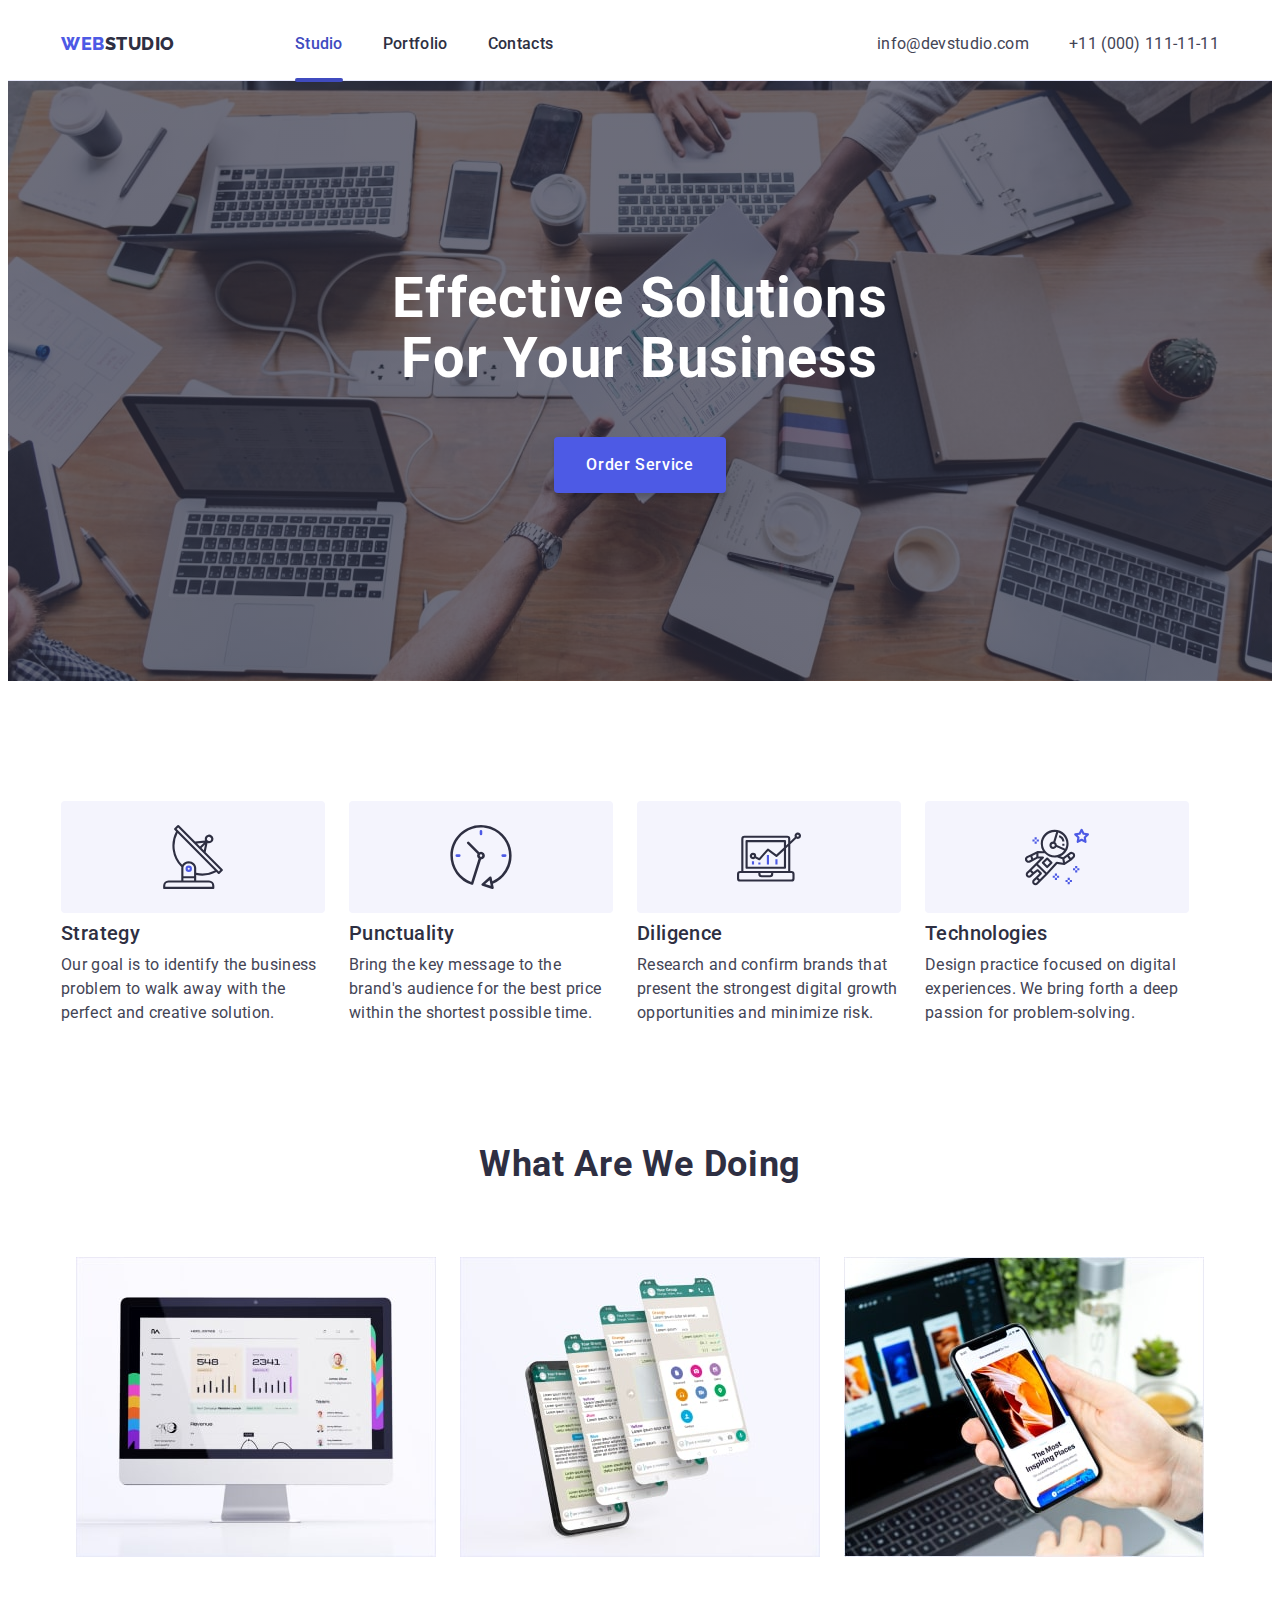
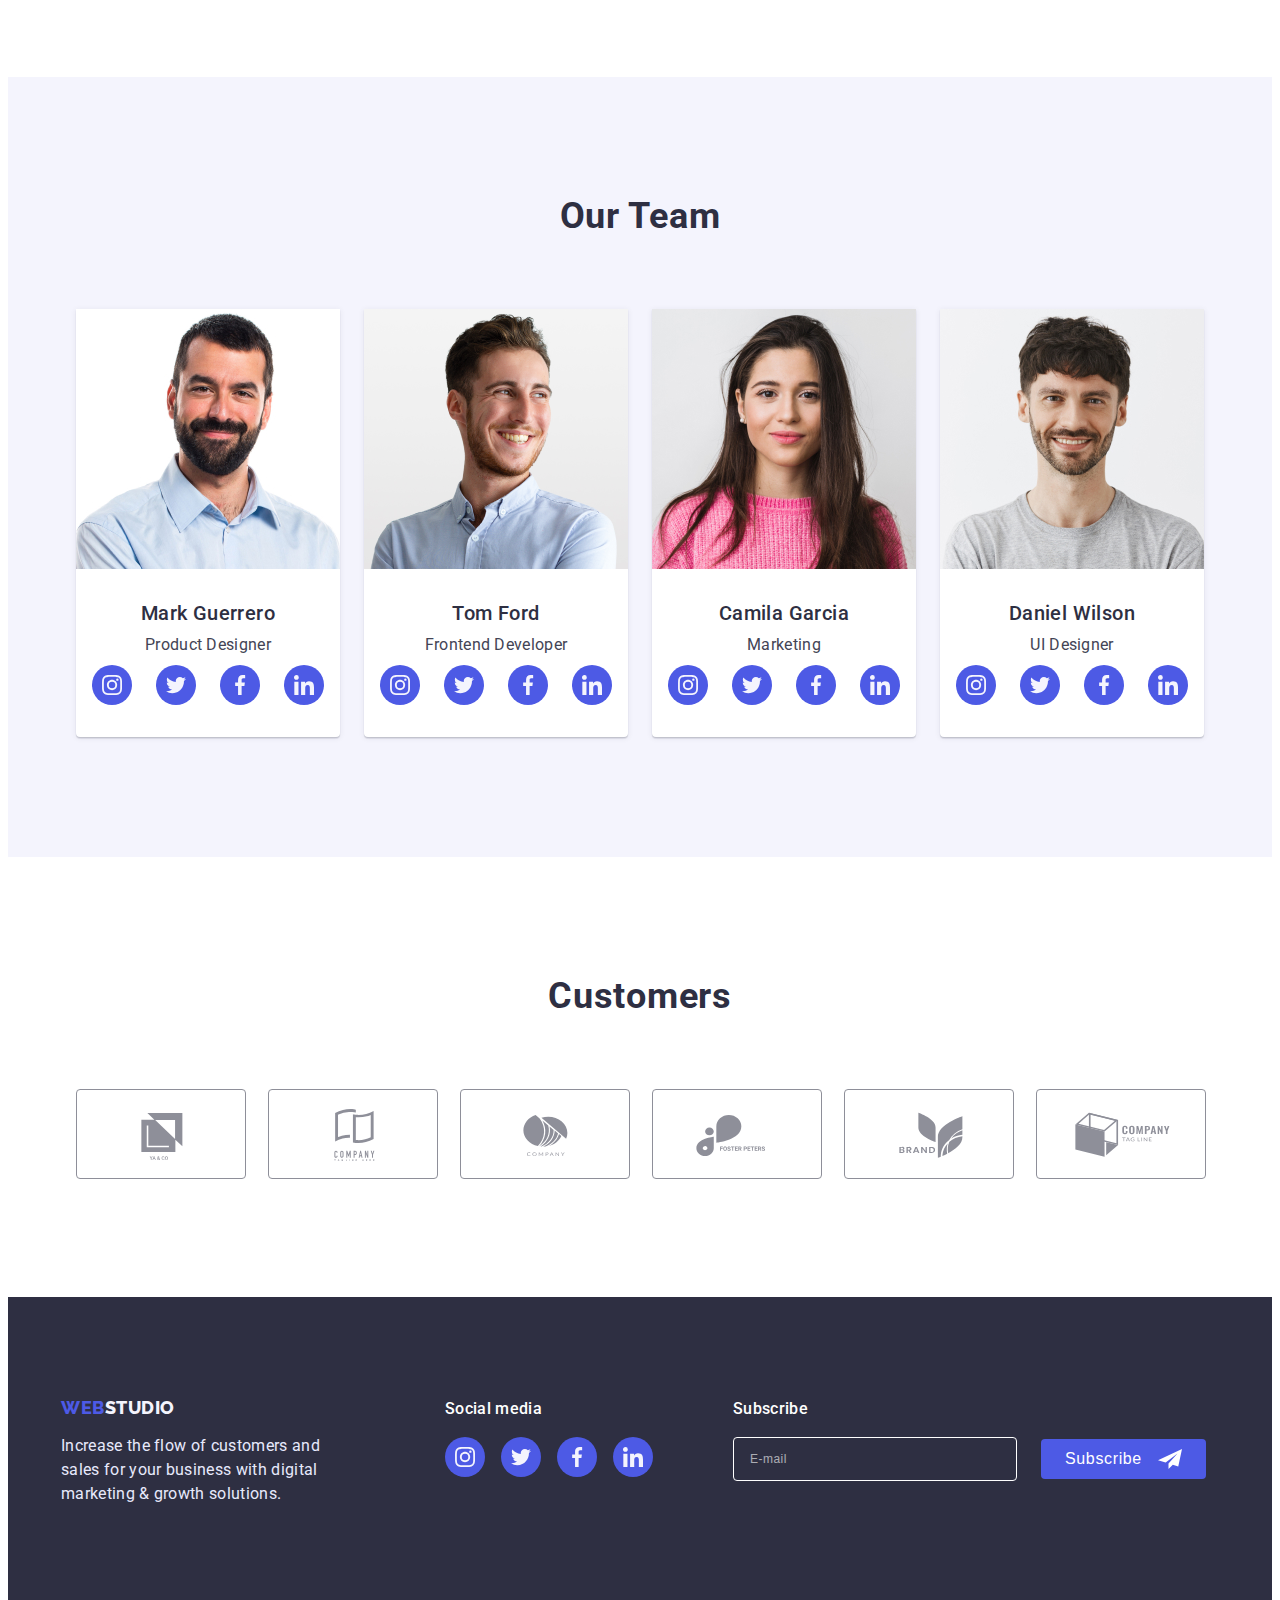
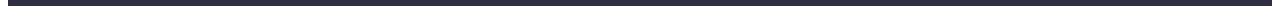
<file: index.html>
<!DOCTYPE html>
<html lang="en">
  <head>
    <meta charset="UTF-8" />
    <meta http-equiv="X-UA-Compatible" content="IE=edge" />
    <meta name="viewport" content="width=device-width, initial-scale=1.0" />
    <title>WebStudio</title>
    <link rel="preconnect" href="https://fonts.googleapis.com" />
    <link rel="preconnect" href="https://fonts.gstatic.com" crossorigin />
    <link
      href="https://fonts.googleapis.com/css2?family=Raleway:wght@800&family=Roboto:wght@400;500;700;900&display=swap"
      rel="stylesheet"
    />
    <link
      rel="stylesheet"
      href="https://cdnjs.cloudflare.com/ajax/libs/modern-normalize/1.1.0/modern-normalize.min.css"
      integrity="sha512-wpPYUAdjBVSE4KJnH1VR1HeZfpl1ub8YT/NKx4PuQ5NmX2tKuGu6U/JRp5y+Y8XG2tV+wKQpNHVUX03MfMFn9Q=="
      crossorigin="anonymous"
      referrerpolicy="no-referrer"
    />
    <link rel="stylesheet" href="./css/styles.css" />
  </head>
  <body>
    <header class="headerly">
      <div class="container container-headerly">
        <nav class="headerly-nav">
          <a class="headerly-logo link" href="./index.html"
            >Web<span class="logo">Studio</span></a
          >
          <ul class="headerly-list list">
            <li class="headerly-item">
              <a class="headerly-link headerly-studio link" href="./index.html"
                >Studio</a
              >
            </li>
            <li class="headerly-item">
              <a class="headerly-link link" href="./portfolio.html"
                >Portfolio</a
              >
            </li>
            <li class="headerly-item">
              <a class="headerly-link link" href="">Contacts</a>
            </li>
          </ul>
        </nav>
        <address class="headerly-address">
          <ul class="addres-list list">
            <li class="address-item">
              <a class="address-link link" href="mailto:info@devstudio.com"
                >info@devstudio.com</a
              >
            </li>
            <li class="address-item">
              <a class="address-link link" href="tel:+110001111111"
                >+11 (000) 111-11-11</a
              >
            </li>
          </ul>
        </address>
        <button type="button" data-menu-open class="menu-open-btn">
          <svg width="32" height="22" class="menu-open-icon">
            <use
              href="./images/symbol-defs.svg#icon-charm_menu-hamburger"
            ></use>
          </svg>
        </button>
      </div>
      <div class="mob-menu is-hidden" data-menu>
        <div>
          <button type="button" data-menu-close class="menu-close-btn">
            <svg width="24" height="24" class="menu-close-icon">
              <use
                href="./images/modal/symbol-defs-modal.svg#icon-close-black-18dp-2-1"
              ></use>
            </svg>
          </button>
          <ul class="mob-menu-list list">
            <li class="mob-menu-item">
              <a class="mob-menu-link mob-menu-studio link" href="./index.html"
                >Studio</a
              >
            </li>
            <li class="mob-menu-item">
              <a class="mob-menu-link link" href="./portfolio.html"
                >Portfolio</a
              >
            </li>
            <li class="mob-menu-item">
              <a class="mob-menu-link link" href="">Contacts</a>
            </li>
          </ul>
        </div>
        <div>
          <ul class="mob-addres-list list">
            <li class="mob-address-item">
              <a class="mob-tel-link link" href="tel:+110001111111"
                >+11 (000) 111-11-11</a
              >
            </li>
            <li class="mob-address-item">
              <a class="mob-address-link link" href="mailto:info@devstudio.com"
                >info@devstudio.com</a
              >
            </li>
          </ul>
          <ul class="mob-list-icon list">
            <li class="mob-item-icon">
              <a class="mob-soc-link link" href=""
                ><svg width="20" height="20" class="mob-soc-icon">
                  <use href="./images/social/icons.svg#icon-instagram"></use>
                </svg>
              </a>
            </li>
            <li class="mob-item-icon">
              <a class="mob-soc-link link" href=""
                ><svg width="20" height="20" class="mob-soc-icon">
                  <use href="./images/social/icons.svg#icon-twitter"></use>
                </svg>
              </a>
            </li>
            <li class="mob-item-icon">
              <a class="mob-soc-link link" href=""
                ><svg width="20" height="20" class="mob-soc-icon">
                  <use href="./images/social/icons.svg#icon-facebook"></use>
                </svg>
              </a>
            </li>
            <li class="mob-item-icon">
              <a class="mob-soc-link link" href=""
                ><svg width="20" height="20" class="mob-soc-icon">
                  <use href="./images/social/icons.svg#icon-linkedin"></use>
                </svg>
              </a>
            </li>
          </ul>
        </div>
      </div>
    </header>
    <main>
      <section class="hero">
        <div class="container">
          <h1 class="hero-title">Effective Solutions for Your Business</h1>
          <button class="hero-btn" data-modal-open type="button">
            Order Service
          </button>
        </div>
      </section>
      <section class="about">
        <div class="container">
          <h2 class="visually-hidden">About us</h2>
          <ul class="about-list list">
            <li class="about-item">
              <div class="container-about-icon">
                <svg width="64" height="64" class="about-icon">
                  <use
                    href="./images/hero-icon/symbol-defs-icon.svg#icon-antenna"
                  ></use>
                </svg>
              </div>
              <h3 class="about-title title">Strategy</h3>
              <p class="about-text text">
                Our goal is to identify the business problem to walk away with
                the perfect and creative solution.
              </p>
            </li>
            <li class="about-item">
              <div class="container-about-icon">
                <svg width="64" height="64" class="about-icon">
                  <use
                    href="./images/hero-icon/symbol-defs-icon.svg#icon-clock"
                  ></use>
                </svg>
              </div>
              <h3 class="about-title title">Punctuality</h3>
              <p class="about-text text">
                Bring the key message to the brand's audience for the best price
                within the shortest possible time.
              </p>
            </li>
            <li class="about-item">
              <div class="container-about-icon">
                <svg width="64" height="64" class="about-icon">
                  <use
                    href="./images/hero-icon/symbol-defs-icon.svg#icon-diagram"
                  ></use>
                </svg>
              </div>
              <h3 class="about-title title">Diligence</h3>
              <p class="about-text text">
                Research and confirm brands that present the strongest digital
                growth opportunities and minimize risk.
              </p>
            </li>
            <li class="about-item">
              <div class="container-about-icon">
                <svg width="64" height="64" class="about-icon">
                  <use
                    href="./images/hero-icon/symbol-defs-icon.svg#icon-astronaut"
                  ></use>
                </svg>
              </div>
              <h3 class="about-title title">Technologies</h3>
              <p class="about-text text">
                Design practice focused on digital experiences. We bring forth a
                deep passion for problem-solving.
              </p>
            </li>
          </ul>
        </div>
      </section>
      <section class="work">
        <div class="container">
          <h2 class="work-title">What are we doing</h2>
          <ul class="work-list list">
            <li class="work-item">
              <img
                srcset="
                  ./images/doing/doin-1.jpg    1x,
                  ./images/doing/doin-1-2x.jpg 2x
                "
                src="./images/doing/doin-1.jpg"
                alt="Photo 1"
                width="360"
              />
            </li>
            <li class="work-item">
              <img
                srcset="
                  ./images/doing/doin-2.jpg    1x,
                  ./images/doing/doin-2-2x.jpg 2x
                "
                src="./images/doing/doin-2.jpg"
                alt="Photo 2"
                width="360"
              />
            </li>
            <li class="work-item">
              <img
                srcset="
                  ./images/doing/doin-3.jpg    1x,
                  ./images/doing/doin-3-2x.jpg 2x
                "
                src="./images/doing/doin-3.jpg"
                alt="Photo 3"
                width="360"
              />
            </li>
          </ul>
        </div>
      </section>
      <section class="team">
        <div class="container">
          <h2 class="team-title">Our Team</h2>
          <ul class="team-list list">
            <li class="team-item">
              <img
                srcset="
                  ./images/collaborator/collaborator1.jpg    1x,
                  ./images/collaborator/collaborator1-2x.jpg 2x
                "
                src="./images/collaborator/collaborator1.jpg"
                alt="Photo Mark Guerrero"
                width="264"
              />
              <h3 class="team-name title">Mark Guerrero</h3>
              <p class="team-text text">Product Designer</p>
              <ul class="team-list-icon list">
                <li class="team-item-icon">
                  <a class="team-soc-link link" href=""
                    ><svg width="20" height="20" class="team-soc-icon">
                      <use
                        href="./images/social/icons.svg#icon-instagram"
                      ></use>
                    </svg>
                  </a>
                </li>
                <li class="team-item-icon">
                  <a class="team-soc-link link" href=""
                    ><svg width="20" height="20" class="team-soc-icon">
                      <use href="./images/social/icons.svg#icon-twitter"></use>
                    </svg>
                  </a>
                </li>
                <li class="team-item-icon">
                  <a class="team-soc-link link" href=""
                    ><svg width="20" height="20" class="team-soc-icon">
                      <use href="./images/social/icons.svg#icon-facebook"></use>
                    </svg>
                  </a>
                </li>
                <li class="team-item-icon">
                  <a class="team-soc-link link" href=""
                    ><svg width="20" height="20" class="team-soc-icon">
                      <use href="./images/social/icons.svg#icon-linkedin"></use>
                    </svg>
                  </a>
                </li>
              </ul>
            </li>
            <li class="team-item">
              <img
                srcset="
                  ./images/collaborator/collaborator2.jpg    1x,
                  ./images/collaborator/collaborator2-2x.jpg 2x
                "
                src="./images/collaborator/collaborator2.jpg"
                alt="Photo Tom Ford"
                width="264"
              />
              <h3 class="team-name title">Tom Ford</h3>
              <p class="team-text text">Frontend Developer</p>
              <ul class="team-list-icon list">
                <li class="team-item-icon">
                  <a class="team-soc-link link" href=""
                    ><svg width="20" height="20" class="team-soc-icon">
                      <use
                        href="./images/social/icons.svg#icon-instagram"
                      ></use>
                    </svg>
                  </a>
                </li>
                <li class="team-item-icon">
                  <a class="team-soc-link link" href=""
                    ><svg width="20" height="20" class="team-soc-icon">
                      <use href="./images/social/icons.svg#icon-twitter"></use>
                    </svg>
                  </a>
                </li>
                <li class="team-item-icon">
                  <a class="team-soc-link link" href=""
                    ><svg width="20" height="20" class="team-soc-icon">
                      <use href="./images/social/icons.svg#icon-facebook"></use>
                    </svg>
                  </a>
                </li>
                <li class="team-item-icon">
                  <a class="team-soc-link link" href=""
                    ><svg width="20" height="20" class="team-soc-icon">
                      <use href="./images/social/icons.svg#icon-linkedin"></use>
                    </svg>
                  </a>
                </li>
              </ul>
            </li>
            <li class="team-item">
              <img
                srcset="
                  ./images/collaborator/collaborator3.jpg    1x,
                  ./images/collaborator/collaborator3-2x.jpg 2x
                "
                src="./images/collaborator/collaborator3.jpg"
                alt="Phono Camila Garcia"
                width="264"
              />
              <h3 class="team-name title">Camila Garcia</h3>
              <p class="team-text text">Marketing</p>
              <ul class="team-list-icon list">
                <li class="team-item-icon">
                  <a class="team-soc-link link" href=""
                    ><svg width="20" height="20" class="team-soc-icon">
                      <use
                        href="./images/social/icons.svg#icon-instagram"
                      ></use>
                    </svg>
                  </a>
                </li>
                <li class="team-item-icon">
                  <a class="team-soc-link link" href=""
                    ><svg width="20" height="20" class="team-soc-icon">
                      <use href="./images/social/icons.svg#icon-twitter"></use>
                    </svg>
                  </a>
                </li>
                <li class="team-item-icon">
                  <a class="team-soc-link link" href=""
                    ><svg width="20" height="20" class="team-soc-icon">
                      <use href="./images/social/icons.svg#icon-facebook"></use>
                    </svg>
                  </a>
                </li>
                <li class="team-item-icon">
                  <a class="team-soc-link link" href=""
                    ><svg width="20" height="20" class="team-soc-icon">
                      <use href="./images/social/icons.svg#icon-linkedin"></use>
                    </svg>
                  </a>
                </li>
              </ul>
            </li>
            <li class="team-item">
              <img
                srcset="
                  ./images/collaborator/collaborator4.jpg    1x,
                  ./images/collaborator/collaborator4-2x.jpg 2x
                "
                src="./images/collaborator/collaborator4.jpg"
                alt="Photo Daniel Wilson"
                width="264"
              />
              <h3 class="team-name title">Daniel Wilson</h3>
              <p class="team-text text">UI Designer</p>
              <ul class="team-list-icon list">
                <li class="team-item-icon">
                  <a class="team-soc-link link" href=""
                    ><svg width="20" height="20" class="team-soc-icon">
                      <use
                        href="./images/social/icons.svg#icon-instagram"
                      ></use>
                    </svg>
                  </a>
                </li>
                <li class="team-item-icon">
                  <a class="team-soc-link link" href=""
                    ><svg width="20" height="20" class="team-soc-icon">
                      <use href="./images/social/icons.svg#icon-twitter"></use>
                    </svg>
                  </a>
                </li>
                <li class="team-item-icon">
                  <a class="team-soc-link link" href=""
                    ><svg width="20" height="20" class="team-soc-icon">
                      <use href="./images/social/icons.svg#icon-facebook"></use>
                    </svg>
                  </a>
                </li>
                <li class="team-item-icon">
                  <a class="team-soc-link link" href=""
                    ><svg width="20" height="20" class="team-soc-icon">
                      <use href="./images/social/icons.svg#icon-linkedin"></use>
                    </svg>
                  </a>
                </li>
              </ul>
            </li>
          </ul>
        </div>
      </section>
      <section class="customers">
        <div class="container container-customers">
          <h2 class="customers-title title">Customers</h2>
          <ul class="customers-list list">
            <li class="customers-item">
              <a class="customers-icon-link link" href="">
                <svg width="104" height="56" class="customers-icon">
                  <use
                    href="./images/customers/symbol-defs-custom.svg#icon-client1"
                  ></use>
                </svg>
              </a>
            </li>
            <li class="customers-item">
              <a class="customers-icon-link link" href="">
                <svg width="104" height="56" class="customers-icon">
                  <use
                    href="./images/customers/symbol-defs-custom.svg#icon-client2"
                  ></use>
                </svg>
              </a>
            </li>
            <li class="customers-item">
              <a class="customers-icon-link link" href="">
                <svg width="104" height="56" class="customers-icon">
                  <use
                    href="./images/customers/symbol-defs-custom.svg#icon-client3"
                  ></use>
                </svg>
              </a>
            </li>
            <li class="customers-item">
              <a class="customers-icon-link link" href="">
                <svg width="104" height="56" class="customers-icon">
                  <use
                    href="./images/customers/symbol-defs-custom.svg#icon-client4"
                  ></use>
                </svg>
              </a>
            </li>
            <li class="customers-item">
              <a class="customers-icon-link link" href="">
                <svg width="104" height="56" class="customers-icon">
                  <use
                    href="./images/customers/symbol-defs-custom.svg#icon-client5"
                  ></use>
                </svg>
              </a>
            </li>
            <li class="customers-item">
              <a class="customers-icon-link link" href="">
                <svg width="104" height="56" class="customers-icon">
                  <use
                    href="./images/customers/symbol-defs-custom.svg#icon-client6"
                  ></use>
                </svg>
              </a>
            </li>
          </ul>
        </div>
      </section>
    </main>
    <footer class="footerly">
      <div class="container container-footerly">
        <div class="container-logo">
          <a class="headerly-logo link" href="./index.html"
            >Web<span class="footerly-logo">Studio</span></a
          >
          <p class="footerly-text text">
            Increase the flow of customers and sales for your business with
            digital marketing & growth solutions.
          </p>
        </div>
        <div class="footerly-icon">
          <p class="footerly-title title">Social media</p>
          <ul class="footerly-list-icon list">
            <li class="footerly-item-icon">
              <a class="footerly-soc-link link" href=""
                ><svg width="20" height="20" class="footerly-soc-icon">
                  <use href="./images/social/icons.svg#icon-instagram"></use>
                </svg>
              </a>
            </li>
            <li class="footerly-item-icon">
              <a class="footerly-soc-link link" href=""
                ><svg width="20" height="20" class="footerly-soc-icon">
                  <use href="./images/social/icons.svg#icon-twitter"></use>
                </svg>
              </a>
            </li>
            <li class="footerly-item-icon">
              <a class="footerly-soc-link link" href=""
                ><svg width="20" height="20" class="footerly-soc-icon">
                  <use href="./images/social/icons.svg#icon-facebook"></use>
                </svg>
              </a>
            </li>
            <li class="footerly-item-icon">
              <a class="footerly-soc-link link" href=""
                ><svg width="20" height="20" class="footerly-soc-icon">
                  <use href="./images/social/icons.svg#icon-linkedin"></use>
                </svg>
              </a>
            </li>
          </ul>
        </div>
        <div class="footerly-subscribe">
          <p class="footerly-form-title title">Subscribe</p>
          <form class="footerly-form">
            <div class="footerly-form-field">
              <label class="visually-hidden" for="mail">E-mail</label>
              <input
                class="footerly-form-input"
                type="email"
                name="mail"
                id="mail"
                placeholder="E-mail"
              />
            </div>
            <button type="submit" class="footerly-form-btn">
              Subscribe
              <svg width="24" height="24" class="footerly-form-icon">
                <use href="./images/icon-modal/submit.svg#icon-submit"></use>
              </svg>
            </button>
          </form>
        </div>
      </div>
    </footer>
    <div class="backdrop is-hidden" data-modal>
      <div class="modal">
        <button type="button" data-modal-close class="modal-close">
          <svg class="modal-close-icon" width="24" height="24">
            <use
              href="./images/modal/symbol-defs-modal.svg#icon-close-black-18dp-2-1"
            ></use>
          </svg>
        </button>
        <p class="modal-title title">
          Leave your contacts and we will call you back
        </p>
        <form class="modal-form">
          <label class="modal-label" for="name">Name</label>
          <div class="modal-field">
            <input class="modal-input" type="text" name="name" id="name" />
            <svg width="18" height="24" class="modal-input-icon">
              <use
                href="./images/icon-modal/symbol-defs.svg#icon-person-black"
              ></use>
            </svg>
          </div>
          <label class="modal-label" for="phone">Phone</label>
          <div class="modal-field">
            <input class="modal-input" type="tel" name="phone" id="phone" />
            <svg width="18" height="24" class="modal-input-icon">
              <use
                href="./images/icon-modal/symbol-defs.svg#icon-phone-black"
              ></use>
            </svg>
          </div>
          <label class="modal-label" for="email">Email</label>
          <div class="modal-field">
            <input class="modal-input" type="email" name="mail" id="email" />
            <svg width="18" height="24" class="modal-input-icon">
              <use
                href="./images/icon-modal/symbol-defs.svg#icon-email-black"
              ></use>
            </svg>
          </div>
          <div class="modal-field-textarea">
            <label class="modal-label" for="user-coment">Comment</label>
            <textarea
              class="modal-textarea"
              name="user-coment"
              id="user-coment"
              placeholder="Text input"
            ></textarea>
          </div>
          <div class="modal-field-check">
            <input
              class="visually-hidden modal-check"
              type="checkbox"
              name="privacy"
              id="privacy"
              value="true"
            />
            <label for="privacy" class="checkbox-text">
              <span
                ><svg width="10" height="8" class="modal-check-icon">
                  <use
                    href="./images/icon-modal/symbol-defs.svg#icon-fly"
                  ></use></svg
              ></span>
              I accept the terms and conditions of the
              <a href="" class="checkbox-text-link">Privacy Policy</a></label
            >
          </div>
          <button class="modal-btn" type="submit">Send</button>
        </form>
      </div>
    </div>
    <script src="./js/modal.js"></script>
    <script src="./js/menu.js"></script>
  </body>
</html>
</file>
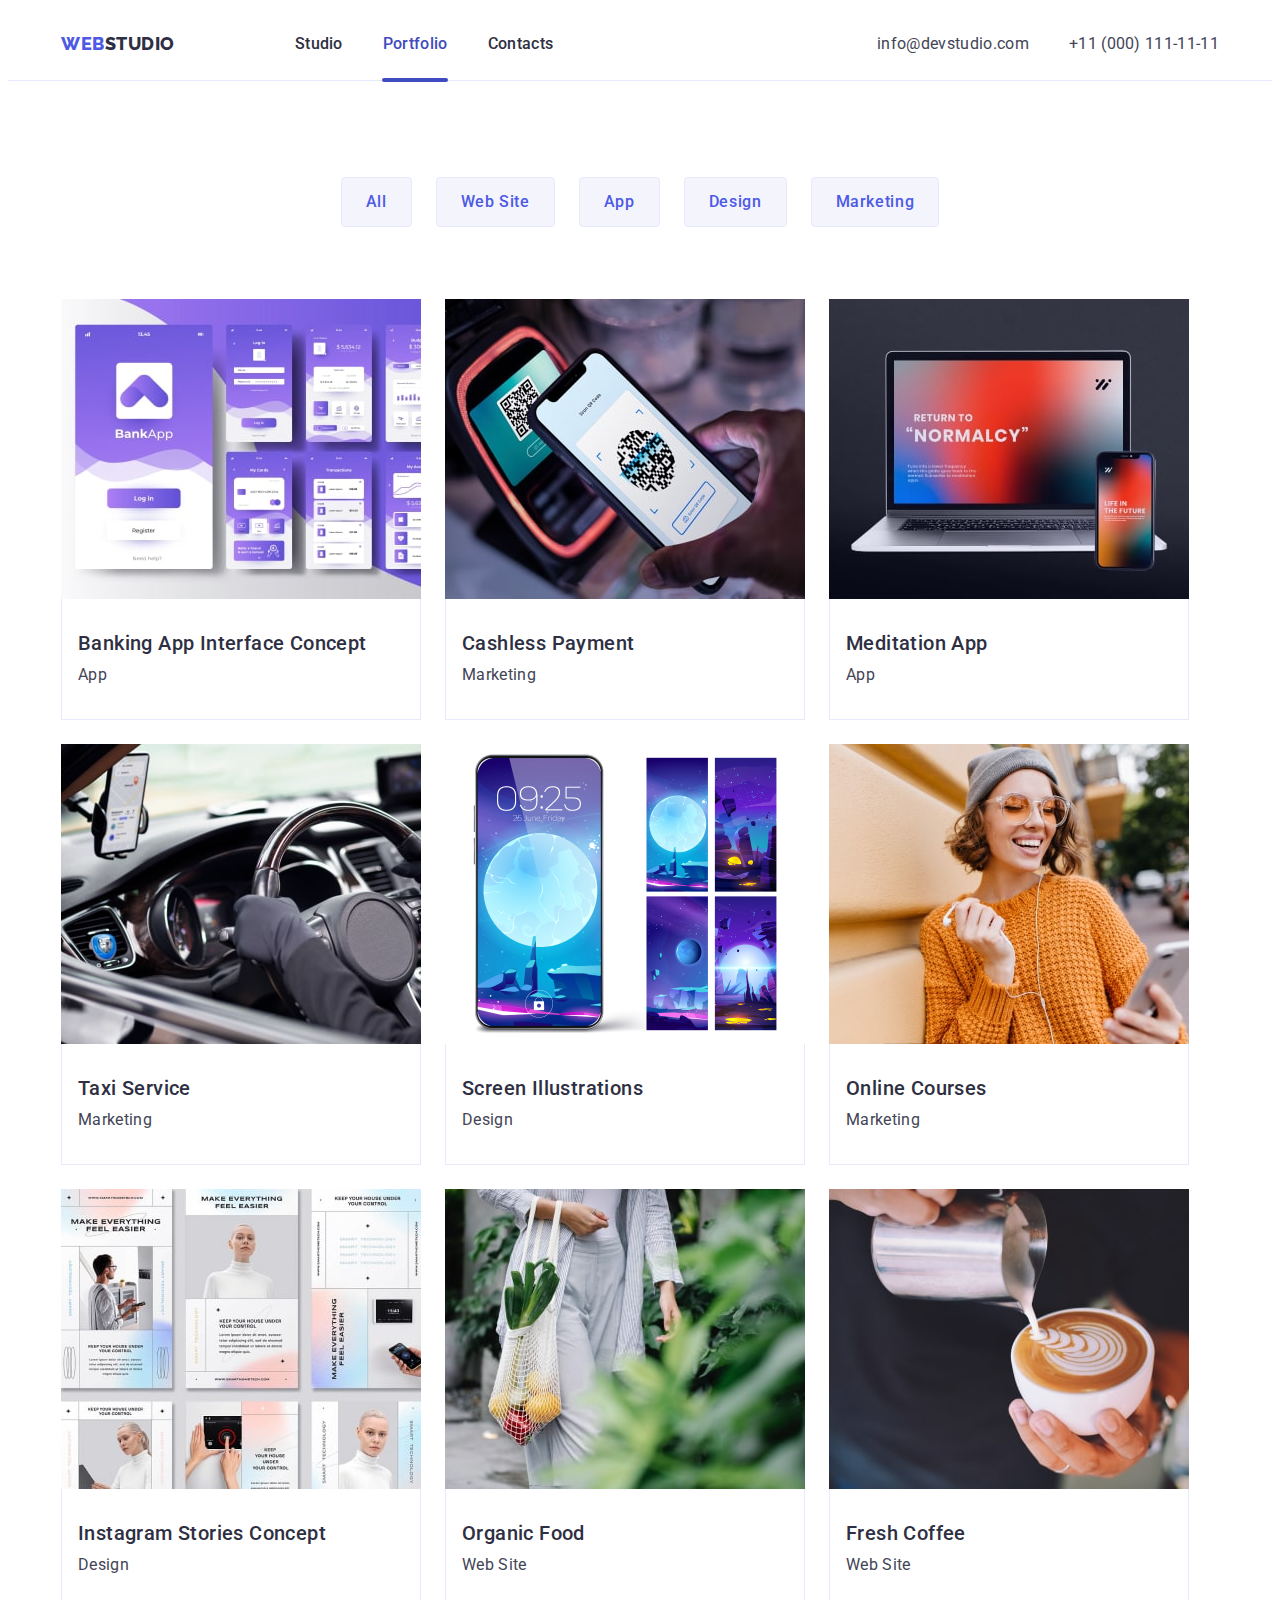
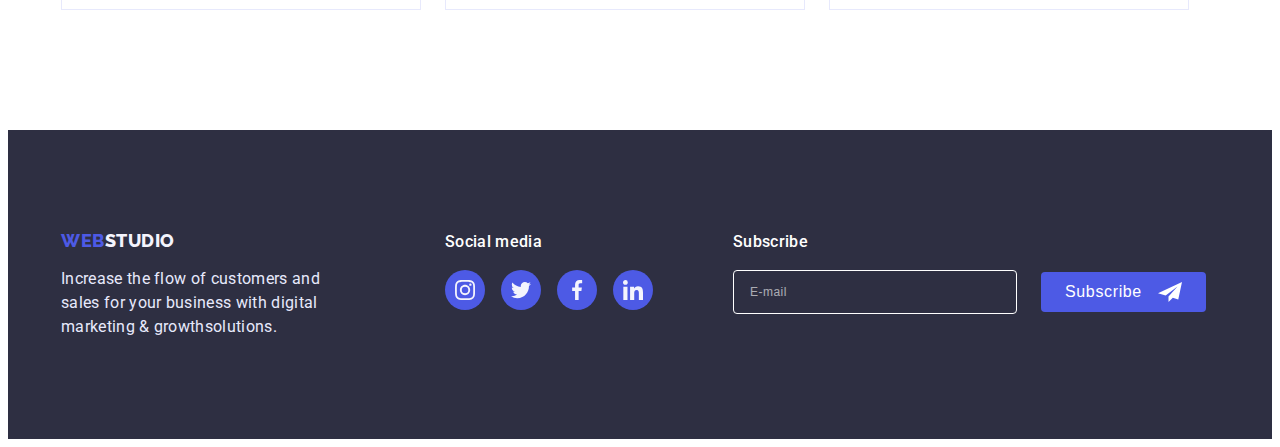
<file: portfolio.html>
<!DOCTYPE html>
<html lang="en">
  <head>
    <meta charset="UTF-8" />
    <meta http-equiv="X-UA-Compatible" content="IE=edge" />
    <meta name="viewport" content="width=device-width, initial-scale=1.0" />
    <title>Portfolio</title>
    <link rel="preconnect" href="https://fonts.googleapis.com" />
    <link rel="preconnect" href="https://fonts.gstatic.com" crossorigin />
    <link
      href="https://fonts.googleapis.com/css2?family=Raleway:wght@800&family=Roboto:wght@400;500;700;900&display=swap"
      rel="stylesheet"
    />
    <link
      rel="stylesheet"
      href="https://cdnjs.cloudflare.com/ajax/libs/modern-normalize/1.1.0/modern-normalize.min.css"
      integrity="sha512-wpPYUAdjBVSE4KJnH1VR1HeZfpl1ub8YT/NKx4PuQ5NmX2tKuGu6U/JRp5y+Y8XG2tV+wKQpNHVUX03MfMFn9Q=="
      crossorigin="anonymous"
      referrerpolicy="no-referrer"
    />
    <link rel="stylesheet" href="./css/styles.css" />
  </head>
  <body>
    <header class="headerly">
      <div class="container container-headerly">
        <nav class="headerly-nav">
          <a class="headerly-logo link" href="./index.html"
            >Web<span class="logo">Studio</span></a
          >
          <ul class="headerly-list list">
            <li class="headerly-item">
              <a class="headerly-link link" href="./index.html">Studio</a>
            </li>
            <li class="headerly-item">
              <a
                class="headerly-link headerly-portfolio link"
                href="./portfolio.html"
                >Portfolio</a
              >
            </li>
            <li class="headerly-item">
              <a class="headerly-link link" href="">Contacts</a>
            </li>
          </ul>
        </nav>
        <address class="headerly-address">
          <ul class="addres-list list">
            <li class="address-item">
              <a class="address-link link" href="mailto:info@devstudio.com"
                >info@devstudio.com</a
              >
            </li>
            <li class="address-item">
              <a class="address-link link" href="tel:+110001111111"
                >+11 (000) 111-11-11</a
              >
            </li>
          </ul>
        </address>
      </div>
    </header>

    <main>
      <!-- section Portfolio  -->

      <section class="portfolio">
        <div class="container">
          <h1 class="visually-hidden">Portfolio</h1>
          <ul class="filters-list list">
            <li class="filters-item">
              <button class="filters-btn" type="button">All</button>
            </li>
            <li class="filters-item">
              <button class="filters-btn" type="button">Web Site</button>
            </li>
            <li class="filters-item">
              <button class="filters-btn" type="button">App</button>
            </li>
            <li class="filters-item">
              <button class="filters-btn" type="button">Design</button>
            </li>
            <li class="filters-item">
              <button class="filters-btn" type="button">Marketing</button>
            </li>
          </ul>

          <ul class="project-list list">
            <li class="project-item">
              <a class="project-link link" href="">
                <div class="project-top-wrap">
                  <img
                    src="./images/portfolio/portfolio1.jpg"
                    alt="Banking App"
                    width="360"
                    height="300"
                  />
                  <p class="project-cover-text">
                    14 Stylish and User-Friendly App Design Concepts · Task
                    Manager App · Calorie Tracker App · Exotic Fruit Ecommerce
                    App · Cloud Storage App
                  </p>
                </div>
                <div class="project-border">
                  <h2 class="project-title title">
                    Banking App Interface Concept
                  </h2>
                  <p class="project-text text">App</p>
                </div>
              </a>
            </li>
            <li class="project-item">
              <a class="project-link link" href="">
                <div class="project-top-wrap">
                  <img
                    src="./images/portfolio/portfolio2.jpg"
                    alt="Cashless Payment"
                    width="360"
                    height="300"
                  />
                  <p class="project-cover-text">
                    14 Stylish and User-Friendly App Design Concepts · Task
                    Manager App · Calorie Tracker App · Exotic Fruit Ecommerce
                    App · Cloud Storage App
                  </p>
                </div>
                <div class="project-border">
                  <h2 class="project-title title">Cashless Payment</h2>
                  <p class="project-text text">Marketing</p>
                </div>
              </a>
            </li>
            <li class="project-item">
              <a class="project-link link" href="">
                <div class="project-top-wrap">
                  <img
                    src="./images/portfolio/portfolio3.jpg"
                    alt="Meditaion App"
                    width="360"
                    height="300"
                  />
                  <p class="project-cover-text">
                    14 Stylish and User-Friendly App Design Concepts · Task
                    Manager App · Calorie Tracker App · Exotic Fruit Ecommerce
                    App · Cloud Storage App
                  </p>
                </div>
                <div class="project-border">
                  <h2 class="project-title title">Meditation App</h2>
                  <p class="project-text text">App</p>
                </div>
              </a>
            </li>
            <li class="project-item">
              <a class="project-link link" href="">
                <div class="project-top-wrap">
                  <img
                    src="./images/portfolio/portfolio4.jpg"
                    alt="Taxi Service"
                    width="360"
                    height="300"
                  />
                  <p class="project-cover-text">
                    14 Stylish and User-Friendly App Design Concepts · Task
                    Manager App · Calorie Tracker App · Exotic Fruit Ecommerce
                    App · Cloud Storage App
                  </p>
                </div>
                <div class="project-border">
                  <h2 class="project-title title">Taxi Service</h2>
                  <p class="project-text text">Marketing</p>
                </div>
              </a>
            </li>
            <li class="project-item">
              <a class="project-link link" href="">
                <div class="project-top-wrap">
                  <img
                    src="./images/portfolio/portfolio5.jpg"
                    alt="Screen Illustrations"
                    width="360"
                    height="300"
                  />
                  <p class="project-cover-text">
                    14 Stylish and User-Friendly App Design Concepts · Task
                    Manager App · Calorie Tracker App · Exotic Fruit Ecommerce
                    App · Cloud Storage App
                  </p>
                </div>
                <div class="project-border">
                  <h2 class="project-title title">Screen Illustrations</h2>
                  <p class="project-text text">Design</p>
                </div>
              </a>
            </li>
            <li class="project-item">
              <a class="project-link link" href="">
                <div class="project-top-wrap">
                  <img
                    src="./images/portfolio/portfolio6.jpg"
                    alt="Online Courses"
                    width="360"
                    height="300"
                  />
                  <p class="project-cover-text">
                    14 Stylish and User-Friendly App Design Concepts · Task
                    Manager App · Calorie Tracker App · Exotic Fruit Ecommerce
                    App · Cloud Storage App
                  </p>
                </div>
                <div class="project-border">
                  <h2 class="project-title title">Online Courses</h2>
                  <p class="project-text text">Marketing</p>
                </div>
              </a>
            </li>
            <li class="project-item">
              <a class="project-link link" href="">
                <div class="project-top-wrap">
                  <img
                    src="./images/portfolio/portfolio7.jpg"
                    alt="Instagram Stories Concept"
                    width="360"
                    height="300"
                  />
                  <p class="project-cover-text">
                    14 Stylish and User-Friendly App Design Concepts · Task
                    Manager App · Calorie Tracker App · Exotic Fruit Ecommerce
                    App · Cloud Storage App
                  </p>
                </div>
                <div class="project-border">
                  <h2 class="project-title title">Instagram Stories Concept</h2>
                  <p class="project-text text">Design</p>
                </div>
              </a>
            </li>
            <li class="project-item">
              <a class="project-link link" href="">
                <div class="project-top-wrap">
                  <img
                    src="./images/portfolio/portfolio8.jpg"
                    alt="Organic Food"
                    width="360"
                    height="300"
                  />
                  <p class="project-cover-text">
                    14 Stylish and User-Friendly App Design Concepts · Task
                    Manager App · Calorie Tracker App · Exotic Fruit Ecommerce
                    App · Cloud Storage App
                  </p>
                </div>
                <div class="project-border">
                  <h2 class="project-title title">Organic Food</h2>
                  <p class="project-text text">Web Site</p>
                </div>
              </a>
            </li>
            <li class="project-item">
              <a class="project-link link" href="">
                <div class="project-top-wrap">
                  <img
                    src="./images/portfolio/portfolio9.jpg"
                    alt="Fresh Coffee"
                    width="360"
                    height="300"
                  />
                  <p class="project-cover-text">
                    14 Stylish and User-Friendly App Design Concepts · Task
                    Manager App · Calorie Tracker App · Exotic Fruit Ecommerce
                    App · Cloud Storage App
                  </p>
                </div>
                <div class="project-border">
                  <h2 class="project-title title">Fresh Coffee</h2>
                  <p class="project-text text">Web Site</p>
                </div>
              </a>
            </li>
          </ul>
        </div>
      </section>
    </main>

    <!-- footer -->

    <footer class="footerly">
      <div class="container container-footerly">
        <div class="container-logo">
          <a class="headerly-logo link" href="./index.html"
            >Web<span class="footerly-logo">Studio</span></a
          >
          <p class="footerly-text text">
            Increase the flow of customers and sales for your business with
            digital marketing & growthsolutions.
          </p>
        </div>
        <div class="footerly-icon">
          <p class="footerly-title title">Social media</p>
          <ul class="footerly-list-icon list">
              <li class="footerly-item-icon"> <a class="footerly-soc-link link" href=""><svg width="20"
                          height="20" class="footerly-soc-icon">
                          <use href="./images/social/icons.svg#icon-instagram"></use>
                      </svg> </a>
              </li>
              <li class="footerly-item-icon"> <a class="footerly-soc-link link" href=""><svg width="20"
                          height="20" class="footerly-soc-icon">
                          <use href="./images/social/icons.svg#icon-twitter"></use>
                      </svg> </a>
              </li>
              <li class="footerly-item-icon"> <a class="footerly-soc-link link" href=""><svg width="20"
                          height="20" class="footerly-soc-icon">
                          <use href="./images/social/icons.svg#icon-facebook"></use>
                      </svg> </a>
              </li>
              <li class="footerly-item-icon"> <a class="footerly-soc-link link" href=""><svg width="20"
                          height="20" class="footerly-soc-icon">
                          <use href="./images/social/icons.svg#icon-linkedin"></use>
                      </svg> </a>
              </li>
          </ul>
      </div>
        <div class="footerly-subscribe">
          <p class="footerly-form-title title">Subscribe</p>
          <form class="footerly-form">
            <div class="footerly-form-field">
              <label for="mail"></label>
              <input
                class="footerly-form-input"
                type="email"
                name="mail"
                id="mail"
                placeholder="E-mail"
              />
            </div>
            <button type="submit" class="footerly-form-btn">
              Subscribe
              <svg width="24" height="24" class="footerly-form-icon">
                <use href="./images/icon-modal/submit.svg#icon-submit"></use>
              </svg>
            </button>
          </form>
        </div>
      </div>
    </footer>
  </body>
</html>
</file>
<file: css/styles.css>
:root {
    --mien-title-color: #FFFFFF;
    --second-title-color: #2E2F42;
    --basic-text-color: #434455;
    --second-text-color: #E7E9FC;
    --primary-brand: #4D5AE5;
    --pressed-state: #404BBF;
    --dark: #2E2F42;
    --success: #31D0AA;
    --light: #F4F4FD;
    --white-background: #FFFFFF;
    --modal-background: #FCFCFC;
    --accent: #E7E9FC;
    --subtle-text: #8E8F99;
    --grad: linear-gradient(rgba(46, 47, 66, 0.7), rgba(46, 47, 66, 0.7));
    --tra: 250ms cubic-bezier(0.4, 0, 0.2, 1);
}

p,
h1,
h2,
h3,
h4,
h5,
h6 {
    margin: 0;
}

ul {
    padding-left: 0;
    margin: 0;
}

img {
    display: block;
    max-width: 100%;
}

body {
    font-family: 'Roboto', sans-serif;
    font-style: normal;
    color: var(--basic-text-color);
}

.link {
    text-decoration: none;
}

.list {
    list-style: none;
}

.container {
    max-width: 428px;
    padding-left: 16px;
    padding-right: 16px;
    margin: 0 auto;
}

.title {
    font-weight: 500;
    font-size: 20px;
    line-height: 1.2;
    letter-spacing: 0.02em;
    color: var(--second-title-color);
}

.text {
    font-weight: 400;
    font-size: 16px;
    line-height: 1.5;
    letter-spacing: 0.02em;
    color: var(--basic-text-color);
}



.headerly {
    padding-top: 24px;
    padding-bottom: 22px;
    border-bottom: 1px solid var(--accent);
}

.container-headerly {
    display: flex;
    justify-content: space-between;

}

.headerly-logo {
    font-family: 'Raleway', sans-serif;
    font-style: normal;
    font-weight: 800;
    font-size: 18px;
    line-height: 1.17;
    letter-spacing: 0.03em;
    text-transform: uppercase;
    color: var(--primary-brand);

}

.logo {
    color: var(--second-title-color);
}

.menu-open-btn {
    width: 32px;
    height: 22px;
    border: none;
    background-color: transparent;
}

.menu-open-icon {
    width: 100%;
    height: 100%;
    stroke: var(--dark);
}

.mob-menu {
    position: fixed;
    top: 0;
    display: flex;
    flex-direction: column;
    justify-content: space-between;
    width: 100%;
    height: 100%;
    padding: 20px 25px 40px 40px;
    background-color: var(--mien-title-color);
    overflow: auto;
}

.menu-close-btn {
    display: block;
    cursor: pointer;
    width: 24px;
    height: 24px;
    margin: 0 0 32px auto;
    border-radius: 50%;
    background-color: var(--accent);
    border: 1px solid rgba(0, 0, 0, 0.1);
    transition: background-color var(--tra);
}

.menu-close-icon {
    width: 100%;
    height: 100%;
    fill: var(--dark);
    transition: fill var(--tra);
}

.mob-menu-list {
    margin-bottom: 40px;
}

.mob-menu-item:not(:last-child) {
    margin-bottom: 40px;
}

.mob-menu-link {
    font-weight: 700;
    font-size: 36px;
    line-height: 1.11;
    letter-spacing: 0.02em;
    text-transform: capitalize;
    color: var(--second-title-color);
}

.mob-menu-studio {
    color: var(--pressed-state);
}

.mob-addres-list {
    margin-bottom: 48px;
}

.mob-address-item:not(:last-child) {
    margin-bottom: 40px;
}

.mob-address-link {
    font-weight: 500;
    font-size: 20px;
    line-height: 1.2;
    letter-spacing: 0.02em;
    color: var(--basic-text-color);
}

.mob-tel-link {
    font-weight: 700;
    font-size: 26px;
    line-height: 1.11;
    letter-spacing: 0.02em;
    text-transform: capitalize;
    color: var(--primary-brand);
}

.mob-list-icon {
    display: flex;
    justify-content: start;
    gap: 56px;
}

.mob-item-icon {
    width: 40px;
    height: 40px;
}

.mob-soc-link {
    width: 100%;
    height: 100%;
    border-radius: 50%;
    background-color: var(--primary-brand);
    display: flex;
    justify-content: center;
    align-items: center;
    fill: var(--white-background);
    transition: background-color var(--tra);
}

.headerly-list {
    display: none;
}

.headerly-address {
    display: none;
}



.hero {
    background: var(--dark);
    padding-top: 112px;
    padding-bottom: 112px;
    background-image: var(--grad), url(../images/bg/bg-mobile-min.jpg);
    background-repeat: no-repeat;
    background-position: center;
    background-size: cover;
    max-width: 1440px;
    margin: 0 auto;
}

@media (min-device-pixel-ratio: 2),
(-webkit-min-device-pixel-ratio: 2),
(min-resolution: 192dpi),
(min-resolution: 2dppx) {
    .hero {
        background-image: var(--grad),
            url(../images/bg/bg-mobile-2x.jpg);
    }
}

.hero-title {
    margin: 0 auto;
    max-width: 320px;
    font-weight: 700;
    font-size: 36px;
    line-height: 1.11;
    text-align: center;
    letter-spacing: 0.02em;
    text-transform: capitalize;
    color: var(--mien-title-color);
}

.hero-btn {
    margin: auto;
    margin-bottom: auto;
    font-family: 'Roboto', sans-serif;
    font-style: normal;
    cursor: pointer;
    background: var(--primary-brand);
    font-weight: 500;
    font-size: 16px;
    line-height: 1.5;
    display: flex;
    flex-direction: row;
    letter-spacing: 0.04em;
    color: var(--mien-title-color);
    padding: 16px 32px;
    gap: 10px;
    box-shadow: 0px 4px 4px rgba(0, 0, 0, 0.15);
    border-radius: 4px;
    border: none;
    min-width: 169px;
    margin: 48px auto 0;
    transition: background var(--tra), color var(--tra);
}

.hero-btn:hover,
.hero-btn:focus {
    background: var(--pressed-state);
    color: var(--mien-title-color);
}



.about {
    padding-top: 96px;
    padding-bottom: 96px;
}

.visually-hidden {
    position: absolute;
    width: 1px;
    height: 1px;
    margin: -1px;
    border: 0;
    padding: 0;

    white-space: nowrap;
    clip-path: inset(100%);
    clip: rect(0 0 0 0);
    overflow: hidden;
}

.about-title {
    text-align: center;
    margin-bottom: 8px;
    font-weight: 700;
    font-size: 36px;
    line-height: 1.11;
}

.about-text {
    font-weight: 500;
    font-size: 16px;
    line-height: 1.5;
    text-align: start;
}

.container-about-icon {
    display: none;
}



.work {
    display: none;
}



.team {
    padding-top: 96px;
    padding-bottom: 96px;
    background-color: var(--light);
}

.team-title {
    margin-bottom: 72px;
    font-size: 36px;
    line-height: 1.11;
    text-align: center;
    letter-spacing: 0.02em;
    text-transform: capitalize;
    color: var(--second-title-color);
}

.team-list {
    display: flex;
}

.team-item {
    padding-bottom: 32px;
    background-color: var(--white-background);
    box-shadow: 0px 1px 6px rgba(46, 47, 66, 0.08), 0px 1px 1px rgba(46, 47, 66, 0.16), 0px 2px 1px rgba(46, 47, 66, 0.08);
    border-radius: 0px 0px 4px 4px;
}

.team-name {
    margin-top: 32px;
    text-align: center;
}

.team-text {
    margin-top: 8px;
    text-align: center;
}

.team-list-icon {
    display: flex;
    justify-content: center;
    gap: 24px;
    margin-top: 8px;
}

.team-item-icon {
    width: 40px;
    height: 40px;
}

.team-soc-link {
    width: 100%;
    height: 100%;
    border-radius: 50%;
    background-color: var(--primary-brand);
    display: flex;
    justify-content: center;
    align-items: center;
    fill: var(--white-background);
}



.customers {
    padding-top: 96px;
    padding-bottom: 96px;
}

.customers-title {
    margin-bottom: 72px;
    font-weight: 700;
    font-size: 36px;
    line-height: 1.11;
    text-align: center;
    letter-spacing: 0.02em;
    text-transform: capitalize;
    color: var(--second-title-color);
}

.customers-list {
    display: flex;
    flex-wrap: wrap;
    justify-content: center;

}

.customers-item {
    width: 190px;
    height: 88px;
}

.customers-icon-link {
    width: 100%;
    height: 100%;
    display: flex;
    border: 1px Solid var(--subtle-text);
    border-radius: 4px;
    justify-content: center;
    align-items: center;
    transition: border var(--tra);
}

.customers-icon {
    fill: var(--subtle-text);
}



.footerly {
    max-width: 767px;
    margin: 0 auto;
    background-color: var(--dark);
    padding-top: 96px;
    padding-bottom: 96px;
}

.container-footerly {
    text-align: center;
}

.container-logo {
    margin-bottom: 72px;
}

.footerly-text {
    margin: 16px auto 0;
    color: var(--second-text-color);
    max-width: 268px;
}

.footerly-logo {
    color: var(--light);
}


.footerly-title {
    font-size: 16px;
    line-height: 1.5;
    color: var(--mien-title-color);
    margin-bottom: 16px;
}
.footerly-icon {
  margin-bottom: 72px;
}
.footerly-list-icon {
    display: flex;
    justify-content: center;
    gap: 16px;
   
}

.footerly-item-icon {
    width: 40px;
    height: 40px;
}

.footerly-soc-link {
    width: 100%;
    height: 100%;
    border-radius: 50%;
    background-color: var(--primary-brand);
    display: flex;
    justify-content: center;
    align-items: center;
    fill: var(--white-background);
}

.footerly-form-title {
    font-size: 16px;
    line-height: 1.5;
    color: var(--mien-title-color);
    margin-bottom: 16px;
}

.footerly-form-field {
    margin-bottom: 16px;
}

.footerly-form-input {
    width: 100%;
    height: 40px;
    font-weight: 400;
    font-size: 12px;
    line-height: 2.0;
    letter-spacing: 0.04em;
    color: var(--mien-title-color);
    border: 1px solid var(--white-background);
    border-radius: 4px;
    background-color: transparent;
    padding-left: 16px;
    outline: transparent;
}

.footerly-form-input::placeholder {
    color: var(--mien-title-color);
    opacity: 0.6;
}

.footerly-form-btn {
    cursor: pointer;
    display: flex;
    align-items: center;
    justify-content: center;
    font-weight: 500;
    font-size: 16px;
    line-height: 1.5;
    text-align: center;
    letter-spacing: 0.04em;
    color: var(--mien-title-color);
    background-color: var(--primary-brand);
    border-radius: 4px;
    padding: 8px 24px;
    gap: 16px;
    border: none;
    margin: 0 auto;
}



.portfolio {
    padding-top: 96px;
    padding-bottom: 120px;
}

.filters-list {
    display: flex;
    justify-content: center;
    gap: 24px;
}

.filters-btn {
    font-family: 'Roboto', sans-serif;
    font-style: normal;
    cursor: pointer;
    display: flex;
    flex-direction: row;
    justify-content: center;
    align-items: center;
    padding: 12px 24px;
    font-weight: 500;
    font-size: 16px;
    line-height: 1.5;
    text-align: center;
    letter-spacing: 0.04em;
    color: var(--primary-brand);
    background: var(--light);
    border: 1px solid var(--accent);
    border-radius: 4px;
    transition: color var(--tra), background var(--tra), box-shadow var(--tra);
}

.filters-btn:hover,
.filters-btn:focus {
    color: var(--mien-title-color);
    background: var(--pressed-state);
    box-shadow: 0px 3px 1px rgba(0, 0, 0, 0.1), 0px 2px 1px rgba(0, 0, 0, 0.08), 0px 2px 2px rgba(0, 0, 0, 0.12);
}

.project-list {
    display: flex;
    flex-wrap: wrap;
    margin-top: 72px;
    gap: 24px;
}

.project-item {
    width: 360px;
}

.project-link {
    display: block;
    width: 100%;
    height: 100%;
    transition: box-shadow var(--tra);
}

.project-link:hover {
    box-shadow: 0px 1px 6px rgba(46, 47, 66, 0.08), 0px 1px 1px rgba(46, 47, 66, 0.16), 0px 2px 1px rgba(46, 47, 66, 0.08);
}

.project-link:hover,
.project-border:hover {
    border: none;
}

.project-text {
    margin-top: 8px;
}

.project-border {
    padding-top: 32px;
    padding-left: 16px;
    padding-bottom: 32px;
    border-bottom: 1px solid var(--accent);
    border-left: 1px solid var(--accent);
    border-right: 1px solid var(--accent);
    transition: border var(--tra);
}

.project-top-wrap {
    position: relative;
    overflow: hidden;
}

.project-cover-text {
    position: absolute;
    top: 0;
    font-family: 'Roboto';
    font-style: normal;
    font-weight: 400;
    font-size: 16px;
    line-height: 1.5;
    letter-spacing: 0.02em;
    color: var(--light);
    background-color: var(--primary-brand);
    padding: 40px 32px 164px 32px;
    transform: translateY(100%);
    transition: transform var(--tra);
    height: 100%;
}

.project-link:hover .project-cover-text {
    transform: translateY(0);
}



.backdrop {
    position: fixed;
    display: flex;
    justify-content: center;
    top: 0;
    width: 100%;
    height: 100%;
    background-color: rgba(46, 47, 66, 0.4);
    transition: opacity var(--tra), visibility var(--tra);
    overflow-y: scroll;
}

.modal {
    background-color: var(--modal-background);
    box-shadow: 0px 1px 1px rgba(0, 0, 0, 0.14), 0px 1px 3px rgba(0, 0, 0, 0.12), 0px 2px 1px rgba(0, 0, 0, 0.2);
    border-radius: 4px;
    transition: transform var(--tra);
    padding: 24px;
    height: 586px;
}

.backdrop.is-hidden .modal {
  transform: translate(-50%, -50%) scale(0.2);}

.modal-close {
    display: block;
    cursor: pointer;
    width: 24px;
    height: 24px;
    margin-left: auto;
    margin-bottom: 24px;
    border-radius: 50%;
    background-color: var(--accent);
    border: 1px solid rgba(0, 0, 0, 0.1);
    transition: background-color var(--tra);
}

.modal-close-icon {
    width: 100%;
    height: 100%;
    fill: var(--dark);
    transition: fill var(--tra);
}

.is-hidden {
    opacity: 0;
    visibility: hidden;
    pointer-events: none;
}

.no-scroll {
    overflow: hidden;
}

.modal-title {
    font-size: 16px;
    line-height: 1.5;
    text-align: center;
    margin-bottom: 16px;
}

.modal-field {
    position: relative;
    width: 100%;
    height: 40px;
    margin-bottom: 8px;
}

.modal-input {
    width: 100%;
    height: 100%;
    font-family: 'Roboto';
    font-style: normal;
    font-weight: 400;
    font-size: 12px;
    line-height: 1.17;
    letter-spacing: 0.04em;
    background-color: transparent;
    border: 1px solid rgba(46, 47, 66, 0.4);
    border-radius: 4px;
    padding-left: 38px;
    outline: transparent;
    transition: border-color var(--tra);
}

.modal-input:focus {
    border-color: var(--primary-brand);
}

.modal-label {
    display: block;
    margin-bottom: 4px;
    font-weight: 400;
    font-size: 12px;
    line-height: 1.17;
    letter-spacing: 0.04em;
    color: var(--subtle-text);
}

.modal-input-icon {
    position: absolute;
    left: 16px;
    top: 50%;
    fill: var(--dark);
    transform: translateY(-50%);
    transition: fill var(--tra);
}

.modal-input:focus+.modal-input-icon {
    fill: var(--primary-brand);
}

.modal-field-textarea {
    margin-bottom: 16px;
}

.modal-textarea {
    width: 100%;
    height: 120px;
    padding: 8px 16px;
    font-weight: 400;
    font-size: 12px;
    line-height: 1.17;
    letter-spacing: 0.04em;
    border: 1px solid rgba(46, 47, 66, 0.4);
    border-radius: 4px;
    background-color: transparent;
    resize: none;
    outline: transparent;
    transition: border-color var(--tra);
}

.modal-textarea:focus {
    border-color: var(--primary-brand);
}

.modal-textarea ::placeholder {
    color: rgba(46, 47, 66, 0.4);
}

.modal-btn {
    display: block;
    cursor: pointer;
    min-width: 169px;
    padding: 16px 32px;
    margin: 0 auto;
    font-weight: 500;
    font-size: 16px;
    line-height: 1.5;
    letter-spacing: 0.04em;
    color: var(--mien-title-color);
    background-color: var(--primary-brand);
    box-shadow: 0px 4px 4px rgba(0, 0, 0, 0.15);
    border-radius: 4px;
    border: none;
    transition: background-color var(--tra);
}

.modal-btn:hover,
.modal-btn:focus {
    background-color: var(--pressed-state);
}

.modal-field-check {
    margin-bottom: 24px;
}

.checkbox-text {
    display: flex;
    align-items: center;
    gap: 5px;
    font-weight: 400;
    font-size: 12px;
    line-height: 1.17;
    letter-spacing: 0.04em;
    color: var(--subtle-text);
}

.checkbox-text-link {
    line-height: 1.33;
    text-decoration-line: underline;
    color: var(--primary-brand);
}

.checkbox-text span {
    display: flex;
    justify-content: center;
    align-items: center;
    width: 16px;
    height: 16px;
    border: 1px solid rgba(46, 47, 66, 0.4);
    border-radius: 2px;
    fill: transparent;
    transition: background-color var(--tra), fill var(--tra);
}

.modal-check:checked+.checkbox-text span {
    background-color: var(--pressed-state);
    border: none;
    fill: var(--light);
}



@media screen and (max-width:427px) {
    .customers-item:not(:last-child) {
        margin-bottom: 72px;
    }

    .modal {
      height: 652px;
    }

    .mob-list-icon {
      gap: 32px;
  }
}

@media screen and (min-width:428px) and (max-width:767px) {

    .customers-item:nth-child(2n) {
        margin-left: 16px;
    }
   
}


@media screen and (max-width:767px) {

    .about-item:not(:last-child) {
        margin-bottom: 72px;
    }

    .team-list {
        flex-direction: column;
        margin: 0 auto;
        width: 264px;
        gap: 72px;
    }

    .customers-item:nth-child(-n + 4) {
        margin-bottom: 72px;
    }

   
    .backdrop {
        padding: 96px 18px 114px 18px;
    }

    .modal {
        max-width: 392px;
        min-height: 586px;
        padding: 24px 16px;
    }

    .checkbox-text {
        justify-content: center;
        flex-wrap: wrap;
    }
}


@media screen and (min-width:768px) and (max-width:1199px) {
    .about-item:nth-child(2n + 1) {
        margin-right: 24px;
    }

    .about-item:nth-child(-n + 2) {
        margin-bottom: 64px;
    }

    .team-item:nth-child(2n + 1) {
        margin-right: 24px;
    }

    .team-item:nth-child(-n + 2) {
        margin-bottom: 64px;
    }

    .container-logo {
        width: 264px;
        margin-right: 24px;
        
    }

    .container-footerly {
        flex-wrap: wrap;
          width: 582px;
    }

    .footerly-subscribe {
    }
}



@media screen and (min-width:768px) {
    .container {
        max-width: 768px;
    }

    /* ------------ header ----------------- */
    .menu-open-btn {
        display: none;
    }

    .headerly {

        padding-top: 16px;
        padding-bottom: 16px;

    }

    .headerly-list {
        display: flex;
        align-items: center;
        gap: 40px;
        margin-left: 120px;
    }

    .headerly-nav {
        display: flex;
        align-items: center;
    }

    .headerly-link {
        font-weight: 500;
        font-size: 16px;
        line-height: 1.5;
        letter-spacing: 0.02em;
        color: var(--second-title-color);
        transition: color var(--tra);
    }

    .headerly-studio::after {
        position: absolute;
        content: "";
        width: 48px;
        height: 4px;
        background-color: var(--pressed-state);
        border-radius: 2px;
        top: 44px;
        transform: translateX(-100%);
    }

    .headerly-studio {
        position: relative;
        color: var(--pressed-state);
    }

    .headerly-portfolio {
        position: relative;
        color: var(--pressed-state);
    }

    .headerly-portfolio::after {
        position: absolute;
        content: "";
        width: 66px;
        height: 4px;
        background-color: var(--pressed-state);
        border-radius: 2px;
        top: 44px;
        transform: translateX(-100%);
    }

    .headerly-link:hover,
    .headerly-link:focus,
    .address-link:hover,
    .address-link:focus {
        color: var(--pressed-state);
    }

    .headerly-address {
        display: block;
        font-style: normal;
    }

    .address-item:not(:last-child) {
        margin-bottom: 4px;
    }

    .address-link {
        font-weight: 400;
        font-size: 12px;
        line-height: 1.17;
        letter-spacing: 0.04em;
        color: var(--basic-text-color);
        transition: color var(--tra);
    }

    /* ----------- hero ----------- */

    .hero {
        background-image: var(--grad), url(../images/bg/bg-tab.jpg);
    }

    @media (min-device-pixel-ratio: 2),
    (-webkit-min-device-pixel-ratio: 2),
    (min-resolution: 192dpi),
    (min-resolution: 2dppx) {
        .hero {
            background-image: var(--grad),
                url(../images/bg/bg-tab-2x.jpg);
        }
    }

    .hero-title {
        max-width: 496px;
        font-size: 56px;
        line-height: 1.07;
    }

    /* ------about-------- */

    .about-list {
        display: flex;
        flex-wrap: wrap;

    }

    .about-item {
        width: 356px;
    }

    .about-title {
        text-align: start;
    }

    /* ----------- Team ----------- */

    .team-list {
        flex-wrap: wrap;
        justify-content: center;
    }

    /* ---------customers------------ */

    .customers-item {
        width: 168px;
        height: 88px;
        margin-right: 24px;
    }

    .customers-item:nth-child(3n+3) {
        margin-right: 0;
    }

    .customers-item:nth-child(-n + 3) {
        margin-bottom: 72px;
    }

    /* ---------footer--------------- */

    .footerly {
        max-width: 1199px;
    }

    .footerly-icon {
      margin-bottom: 0px;
    }
    .container-footerly {
        display: flex;
        text-align: start;
    }

    .footerly-form {
        display: flex;
        gap: 24px;
        align-items: center;
    }

    .footerly-form-input {
        width: 264px;

    }

    .footerly-form-field {
        margin-bottom: 0;
    }

    .footerly-list-icon {
        margin-bottom: 0;
    }

    /* ------------ backdrop ------------ */

    .backdrop {
        padding-top: 96px;
    }

    .modal {
        width: 408px;
        height: 586px;
        padding: 24px;
    }
}

/*========= @media screen and (min-width:1200px)==== */

@media screen and (min-width:1200px) {
    .container {
        max-width: 1158px;
        padding-left: 15px;
        padding-right: 15px;
    }

    /* --------- header ---------- */

    .headerly {
        max-width: 1440px;
        padding-top: 24px;
        padding-bottom: 24px;
        margin: 0 auto;

    }

    .addres-list {
        display: flex;
        gap: 40px;
    }

    .address-item:not(:last-child) {
        margin-bottom: 0;
    }

    .address-link {
        font-size: 16px;
        line-height: 1.5;
        letter-spacing: 0.02em;
    }

    /* ----------- hero ----------- */

    .hero {
        max-width: 1440px;
        padding-top: 188px;
        padding-bottom: 188px;
        background-image: var(--grad), url(../images/bg/bg.jpg);
    }

    @media (min-device-pixel-ratio: 2),
    (-webkit-min-device-pixel-ratio: 2),
    (min-resolution: 192dpi),
    (min-resolution: 2dppx) {
        .hero {
            background-image: var(--grad),
                url(../images/bg/bg-2x.jpg);
        }
    }

    /* ------about-------- */

    .about {
        max-width: 1440px;
        padding-top: 120px;
        padding-bottom: 120px;
        margin: 0 auto;
    }

    .about-title {
        margin-top: 8px;
        margin-bottom: 8px;
        font-weight: 500;
        font-size: 20px;
        line-height: 1.2;
    }

    .about-text {
        font-weight: 400;
        font-size: 16px;
        line-height: 1.5;
    }

    .container-about-icon {
        display: flex;
        justify-content: center;
        align-items: center;
        width: 264px;
        height: 112px;
        background-color: var(--light);
        border-radius: 4px;
    }

    .about-list {
        display: flex;
        gap: 24px;
    }

    .about-item {
        width: 264px;
    }

    /* ------------work-------------- */

    .work {
        display: flex;
        max-width: 1440px;
        padding-bottom: 120px;
        margin: 0 auto;
    }

    .work-title {
        margin-left: auto;
        margin-right: auto;
        font-size: 36px;
        line-height: 1.11;
        text-align: center;
        letter-spacing: 0.02em;
        text-transform: capitalize;
        color: var(--second-title-color);
    }

    .work-list {
        display: flex;
        gap: 24px;
        margin-top: 72px;
    }

    /* ---------- Team --------- */

    .team {
        max-width: 1440px;
        padding-top: 120px;
        padding-bottom: 120px;
        margin: 0 auto;
    }

    .team-list {
        flex-wrap: nowrap;
        gap: 24px;
    }

    .team-soc-link {
        transition: background-color var(--tra);
    }

    .team-soc-link:hover,
    .team-soc-link:focus {
        background-color: var(--pressed-state);
    }

    /*-----------customers------------ */

    .customers {
        max-width: 1440px;
        padding-top: 120px;
        padding-bottom: 120px;
        margin: 0 auto;
    }

    .customers-list {
        flex-wrap: nowrap;
        gap: 24px;
    }

    .customers-item {
        width: 168px;
        height: 88px;
        margin-right: 0;
    }

    .customers-item:nth-child(-n + 3) {
        margin-bottom: 0;
    }

    .customers-icon {
        transition: fill var(--tra);
    }

    .customers-icon-link:focus,
    .customers-icon-link:hover {
        border: 1px Solid var(--pressed-state);
    }

    .customers-icon-link:hover .customers-icon,
    .customers-icon-link:focus .customers-icon {
        fill: var(--pressed-state);
    }

    /* ---------footer--------- */

    .footerly {
        max-width: 1440px;
        padding-top: 100px;
        padding-bottom: 100px;
    }

    .container-logo {
        margin-right: 0;
        margin-bottom: 0;

    }

    .footerly-text {
        margin-top: 16px;
        max-width: 264px;
    }

    .footerly-logo {
        color: var(--light);

    }

    .footerly-icon {
        margin-right: 80px;
        margin-left: 120px;
        width: 208px;
    }

    .footerly-soc-link {
        transition: background-color var(--tra);
    }

    .footerly-soc-link:focus,
    .footerly-soc-link:hover {
        background-color: var(--success)
    }

    .footerly-form-btn {
        transition: background-color var(--tra), color var(--tra);
    }

    .footerly-form-btn:hover,
    .footerly-form-btn:focus {
        background-color: var(--pressed-state);
        color: var(--mien-title-color);
    }

    /* ----------- backdrop---------- */
    .backdrop {
        overflow-y: hidden;
    }

    .modal {
        position: absolute;
        top: 50%;
        left: 50%;
        transform: translate(-50%, -50%) scalex(1) rotate(0);
        min-height: 584px;

    }



    .modal-close:hover,
    .modal-close:focus {
        background-color: var(--pressed-state);
    }

    .modal-close:hover .modal-close-icon,
    .modal-close:focus .modal-close-icon {
        fill: var(--white-background);
    }





}
</file>
